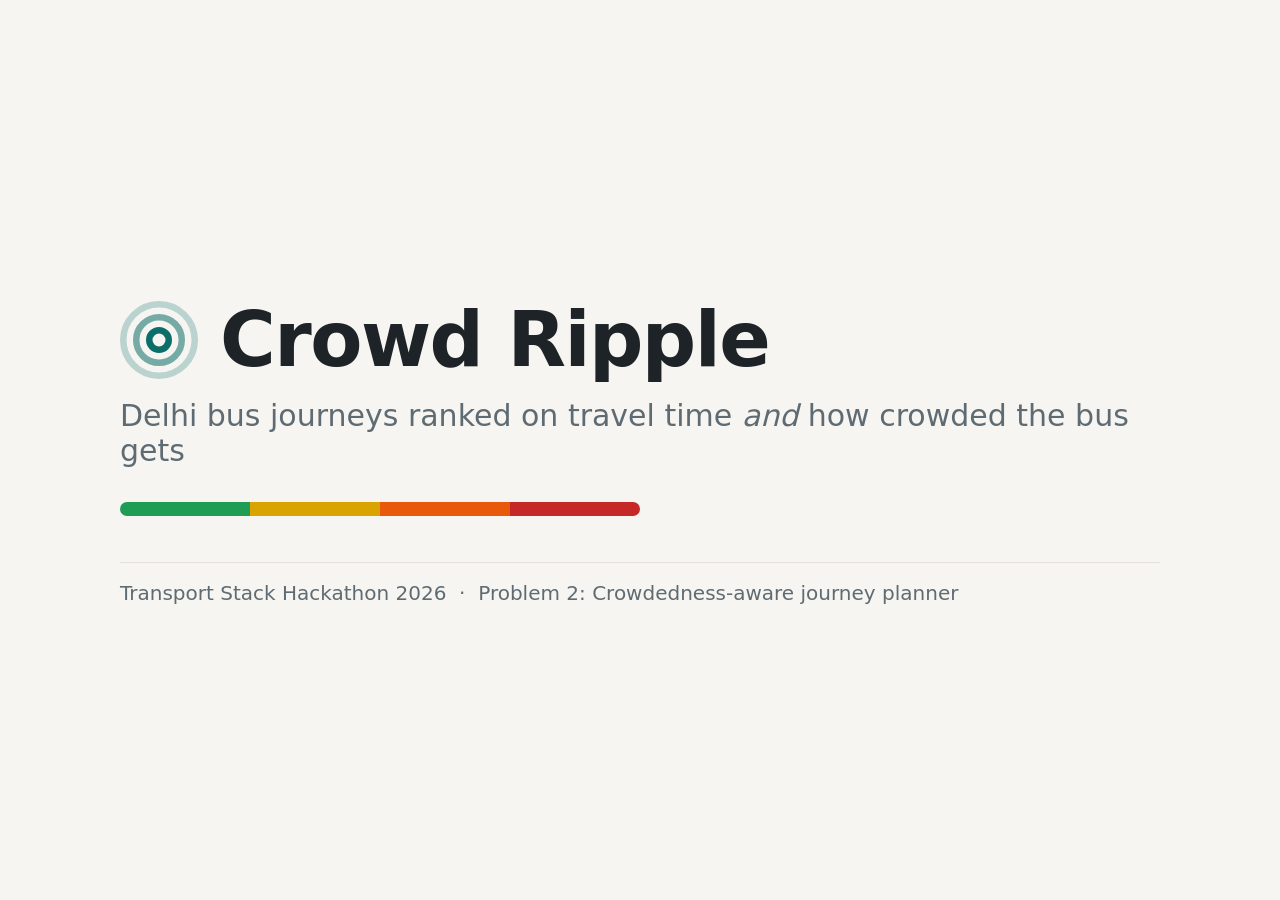
<file: demo/slides.html>
<!doctype html>
<html lang="en">
<head>
<meta charset="utf-8">
<title>slides</title>
<style>
  :root { --ink:#1d2327; --muted:#5f6b73; --accent:#0b6e69; --bg:#f6f5f1; --line:#e3e1da;
          --seats:#1f9d55; --standing:#d9a400; --crowded:#e8590c; --packed:#c62828; }
  html,body { margin:0; height:100%; background:var(--bg); color:var(--ink); font-family:"Segoe UI", system-ui, sans-serif; }
  .s { display:none; height:100%; box-sizing:border-box; padding:90px 120px; flex-direction:column; justify-content:center; }
  .s.on { display:flex; }
  .up { opacity:0; transform:translateY(14px); animation:up .7s ease-out forwards; }
  .d1{animation-delay:.25s}.d2{animation-delay:.6s}.d3{animation-delay:.95s}.d4{animation-delay:1.3s}.d5{animation-delay:1.65s}
  @keyframes up { to { opacity:1; transform:none; } }
  h1 { font-size:76px; margin:0; letter-spacing:-.02em; }
  h2 { font-size:46px; margin:0 0 30px; letter-spacing:-.01em; line-height:1.15; }
  .sub { font-size:30px; color:var(--muted); margin-top:14px; }
  .meta { font-size:20px; color:var(--muted); margin-top:46px; border-top:1px solid var(--line); padding-top:18px; }
  .logo { display:flex; align-items:center; gap:22px; }
  .logo svg { width:78px; height:78px; color:var(--accent); }
  .bar { display:flex; height:14px; width:520px; border-radius:7px; overflow:hidden; margin-top:34px; }
  .bar span { flex:1; }
  .grid { display:grid; grid-template-columns:repeat(4,1fr); gap:22px; }
  .step { background:#fff; border:1px solid var(--line); border-radius:14px; padding:24px; }
  .step b { display:block; font-size:44px; color:var(--accent); }
  .step p { margin:8px 0 0; font-size:21px; line-height:1.35; }
  .step .n { font-size:15px; font-weight:700; text-transform:uppercase; letter-spacing:.08em; color:var(--muted); }
  .lead { font-size:26px; color:var(--muted); line-height:1.45; max-width:1050px; }
  .lead b { color:var(--ink); }
  .ripple { margin-top:30px; font-size:23px; background:#fff; border-left:5px solid var(--crowded); padding:16px 20px; border-radius:0 10px 10px 0; max-width:1100px; line-height:1.4; }
  .stats { display:grid; grid-template-columns:repeat(3,1fr); gap:22px; margin-top:10px; }
  .stat { background:#fff; border:1px solid var(--line); border-radius:14px; padding:22px; }
  .stat b { font-size:46px; display:block; }
  .stat span { font-size:20px; color:var(--muted); }
</style>
</head>
<body>
<section class="s" id="title">
  <div class="logo up"><svg viewBox="0 0 24 24" fill="none" stroke="currentColor" stroke-width="2"><circle cx="12" cy="12" r="3"/><circle cx="12" cy="12" r="7" opacity=".55"/><circle cx="12" cy="12" r="11" opacity=".25"/></svg><h1>Crowd Ripple</h1></div>
  <div class="sub up d1">Delhi bus journeys ranked on travel time <i>and</i> how crowded the bus gets</div>
  <div class="bar up d2"><span style="background:var(--seats)"></span><span style="background:var(--standing)"></span><span style="background:var(--crowded)"></span><span style="background:var(--packed)"></span></div>
  <div class="meta up d3">Transport Stack Hackathon 2026 &nbsp;·&nbsp; Problem 2: Crowdedness-aware journey planner</div>
</section>

<section class="s" id="problem">
  <h2 class="up">A bus that's 10 minutes faster isn't better<br>if you can't get on it.</h2>
  <div class="lead up d1">Journey planners rank buses by time. Delhi commuters also want to know: <b>will I get a seat?</b>
    <b>Will the first bus be too full to board?</b></div>
  <div class="stats up d2">
    <div class="stat"><b>2.56 M</b><span>ticket records, 1–31 Oct 2026</span></div>
    <div class="stat"><b>1,244</b><span>routes with crowding, by stretch and hour</span></div>
    <div class="stat"><b>2,958</b><span>GTFS routes in the planner</span></div>
  </div>
</section>

<section class="s" id="how">
  <h2 class="up">How it works</h2>
  <div class="grid">
    <div class="step up d1"><span class="n">Step 1</span><b>Match</b><p>Each ticket's route and stops placed on the GTFS route (name, fuzzy and map matching)</p></div>
    <div class="step up d2"><span class="n">Step 2</span><b>Count</b><p>Board +, alight −, running total along the route = riders on every stretch, every hour</p></div>
    <div class="step up d3"><span class="n">Step 3</span><b>Scale</b><p>App tickets are a sample. ×39 for pink-ticket, pass and cash riders, checked against bus capacity</p></div>
    <div class="step up d4"><span class="n">Step 4</span><b>Level</b><p>Seats · standing · crowded · packed, with seat chance and a confidence label</p></div>
  </div>
  <div class="ripple up d5"><b>The Ripple idea:</b> crowding spreads. A full bus leaves people behind, who then crowd the next bus and the
    parallel routes. The planner counts that as extra waiting; operators can simulate it.</div>
</section>

<section class="s" id="end">
  <div class="logo up"><svg viewBox="0 0 24 24" fill="none" stroke="currentColor" stroke-width="2"><circle cx="12" cy="12" r="3"/><circle cx="12" cy="12" r="7" opacity=".55"/><circle cx="12" cy="12" r="11" opacity=".25"/></svg><h1>Crowd Ripple</h1></div>
  <div class="stats up d1" style="margin-top:36px">
    <div class="stat"><b id="v1">0.70</b><span>rank correlation, hold-out week</span></div>
    <div class="stat"><b id="v2">91%</b><span>riders within one crowding level</span></div>
    <div class="stat"><b>9am · 6pm</b><span>peaks found in the data, weekends quieter</span></div>
  </div>
  <div class="meta up d2">Open source: Python · pandas · FastAPI · Leaflet &nbsp;·&nbsp; Commuter planner, operator console, documented API</div>
</section>
<script>
  const id = location.hash.slice(1) || "title";
  document.getElementById(id).classList.add("on");
  const q = new URLSearchParams(location.search);
  if (q.get("v1")) document.getElementById("v1").textContent = q.get("v1");
  if (q.get("v2")) document.getElementById("v2").textContent = q.get("v2");
</script>
</body>
</html>
</file>
